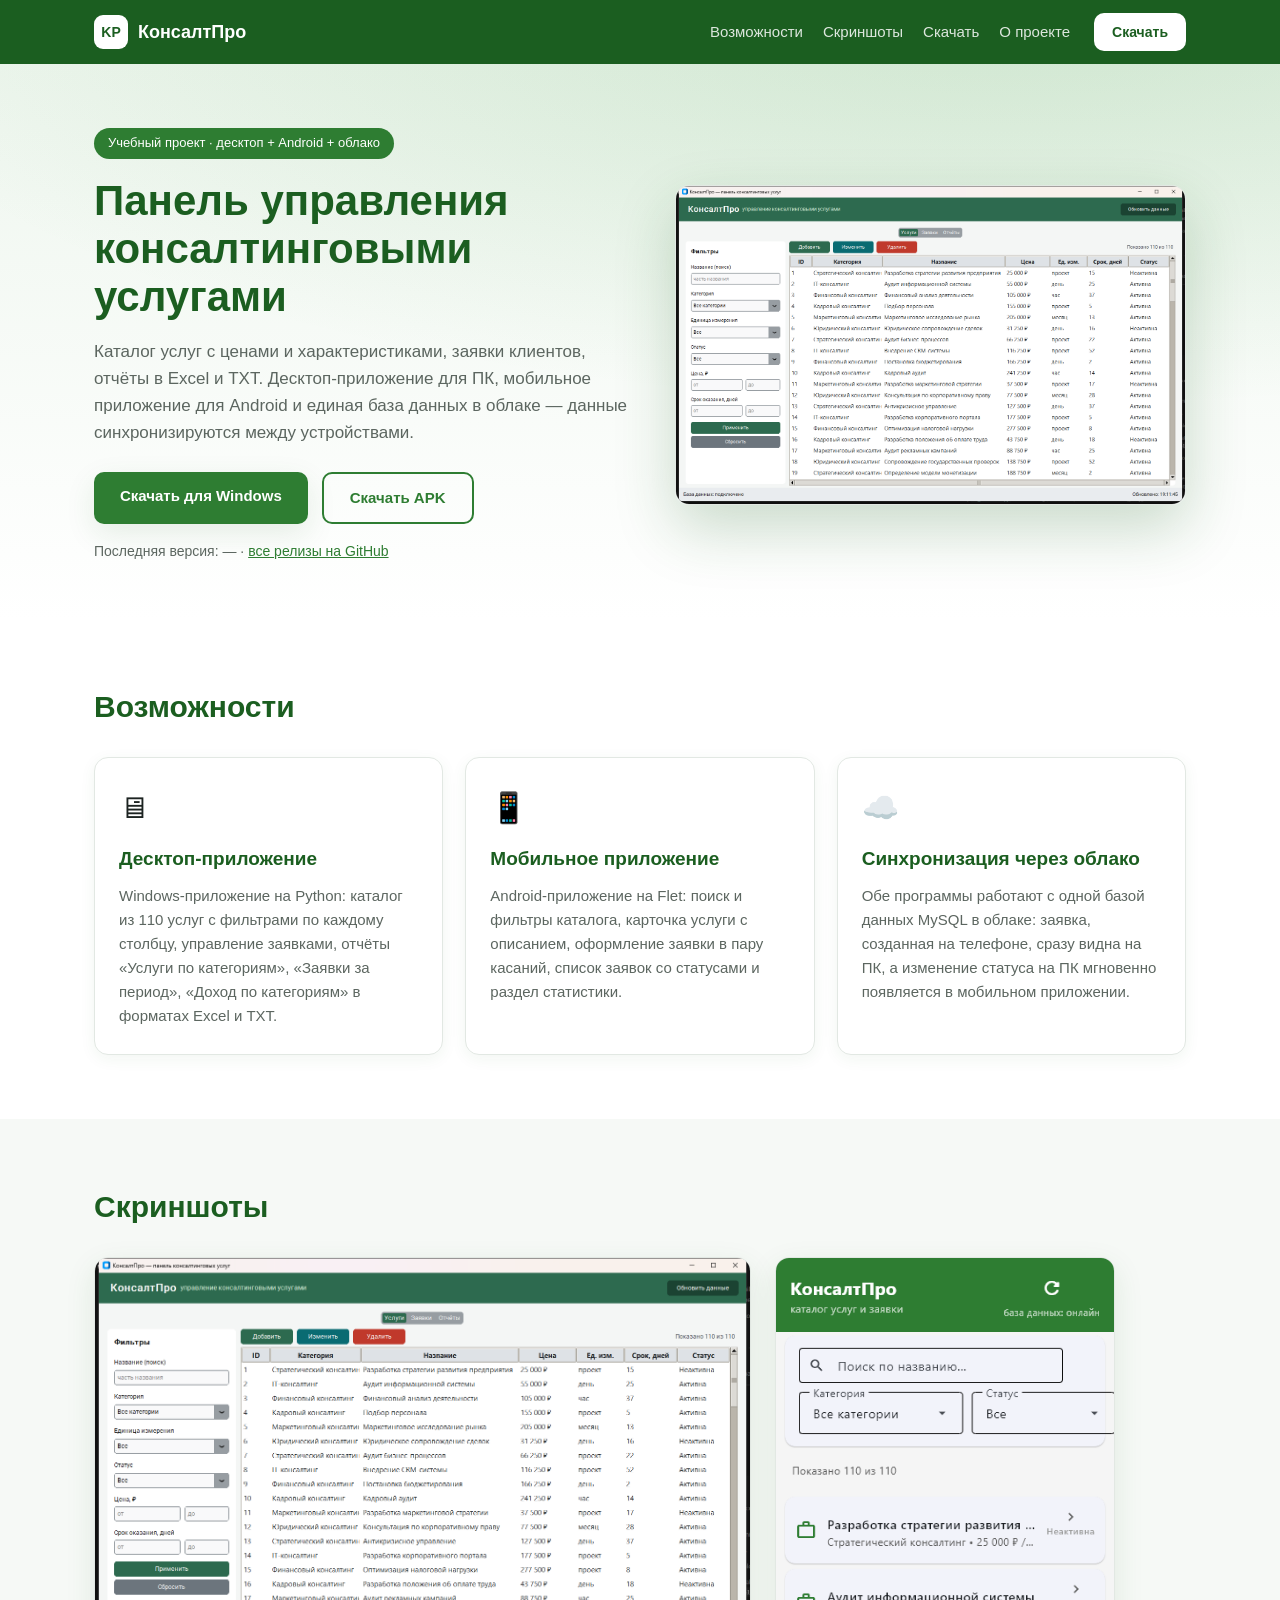
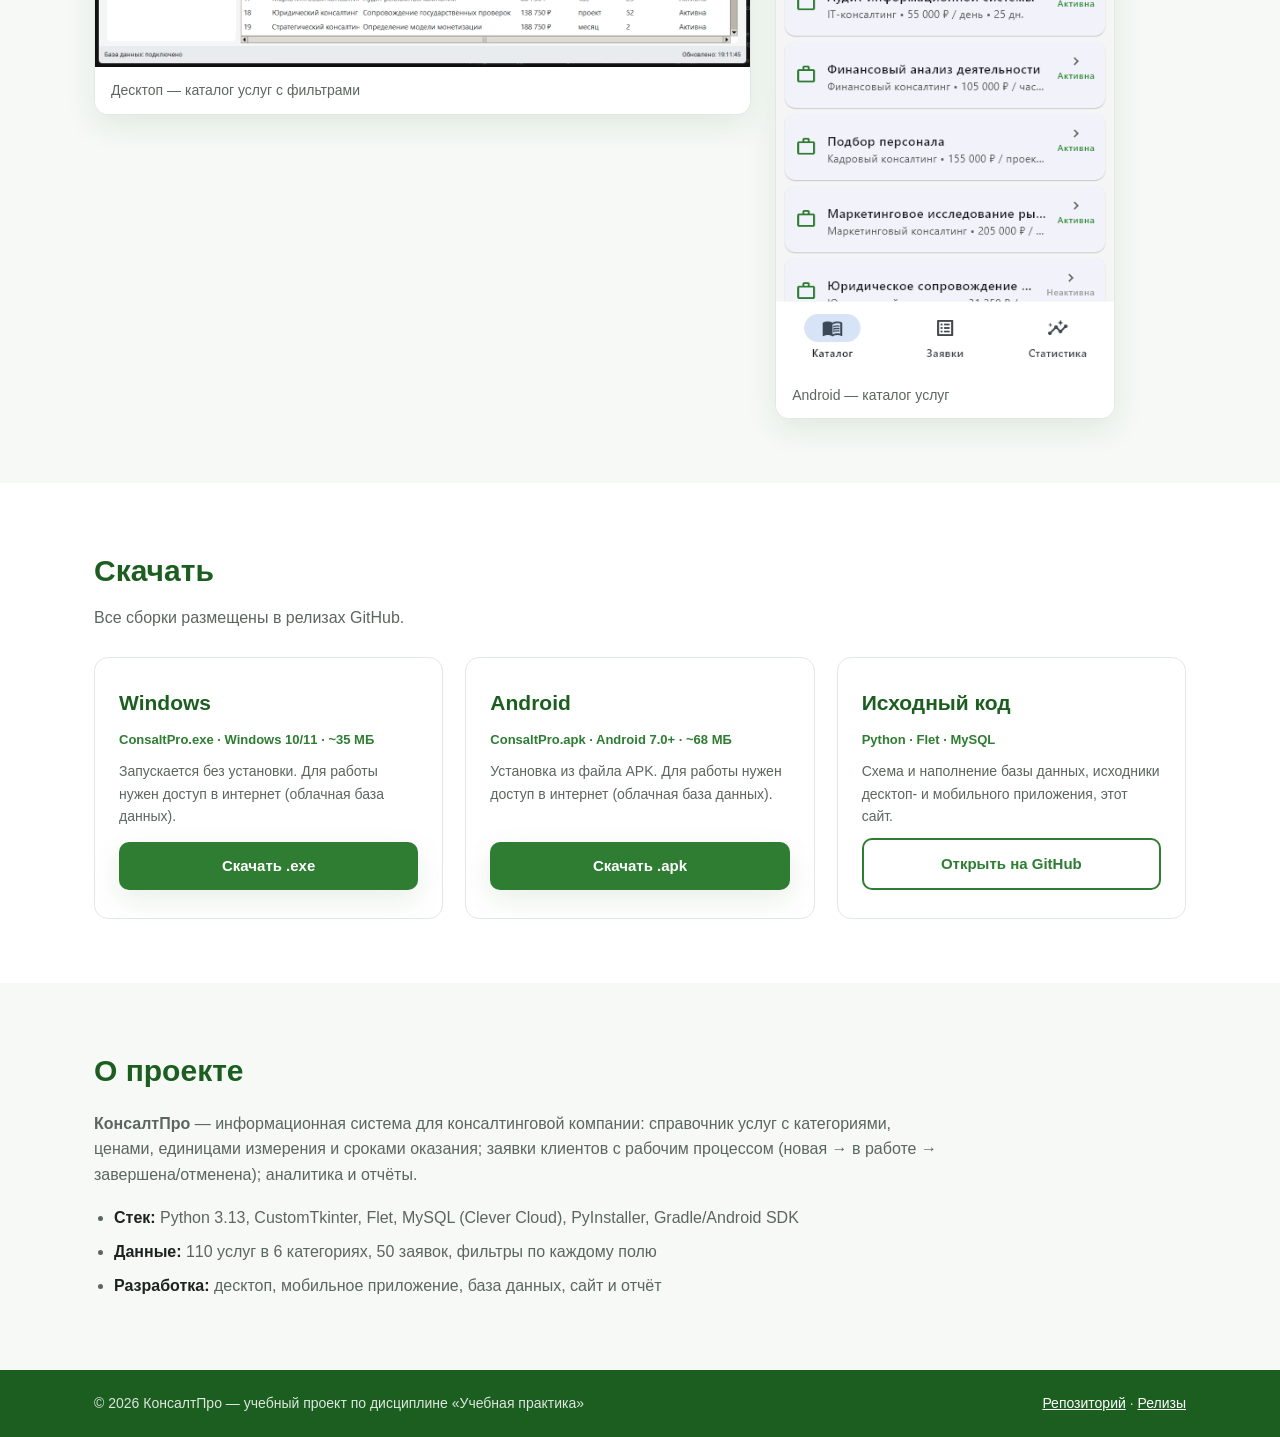
<file: index.html>
<!DOCTYPE html>
<html lang="ru">
<head>
  <meta charset="UTF-8">
  <meta name="viewport" content="width=device-width, initial-scale=1.0">
  <title>КонсалтПро — панель управления консалтинговыми услугами</title>
  <meta name="description" content="КонсалтПро — десктоп- и мобильное приложение для управления каталогом консалтинговых услуг и заявками с общей облачной базой данных.">
  <link rel="stylesheet" href="assets/style.css">
  <link rel="icon" href="data:image/svg+xml,<svg xmlns='http://www.w3.org/2000/svg' viewBox='0 0 100 100'><rect width='100' height='100' rx='20' fill='%231b5e20'/><text x='50' y='68' font-size='52' text-anchor='middle' fill='white' font-family='Arial'>KP</text></svg>">
</head>
<body>

  <header class="header">
    <div class="container header__inner">
      <a class="logo" href="#top">
        <span class="logo__mark">KP</span>
        <span class="logo__text">КонсалтПро</span>
      </a>
      <nav class="nav">
        <a href="#features">Возможности</a>
        <a href="#screens">Скриншоты</a>
        <a href="#download">Скачать</a>
        <a href="#about">О проекте</a>
      </nav>
      <a class="btn btn--small" href="#download">Скачать</a>
    </div>
  </header>

  <main id="top">
    <section class="hero">
      <div class="container hero__inner">
        <div class="hero__text">
          <p class="hero__badge">Учебный проект · десктоп + Android + облако</p>
          <h1>Панель управления<br>консалтинговыми услугами</h1>
          <p class="hero__lead">
            Каталог услуг с ценами и характеристиками, заявки клиентов,
            отчёты в Excel и TXT. Десктоп-приложение для ПК, мобильное
            приложение для Android и единая база данных в облаке —
            данные синхронизируются между устройствами.
          </p>
          <div class="hero__actions">
            <a class="btn btn--primary" id="hero-win" href="#download">
              Скачать для Windows
            </a>
            <a class="btn btn--ghost" id="hero-apk" href="#download">
              Скачать APK
            </a>
          </div>
          <p class="hero__note">
            Последняя версия: <span id="release-tag">—</span> ·
            <a id="releases-link" href="#" target="_blank" rel="noopener">все релизы на GitHub</a>
          </p>
        </div>
        <div class="hero__art">
          <img src="assets/desktop.png" alt="Десктоп-приложение КонсалтПро" class="hero__shot">
        </div>
      </div>
    </section>

    <section class="section" id="features">
      <div class="container">
        <h2>Возможности</h2>
        <div class="cards">
          <article class="card">
            <div class="card__icon">🖥</div>
            <h3>Десктоп-приложение</h3>
            <p>
              Windows-приложение на Python: каталог из 110 услуг с фильтрами
              по каждому столбцу, управление заявками, отчёты
              «Услуги по категориям», «Заявки за период», «Доход по категориям»
              в форматах Excel и TXT.
            </p>
          </article>
          <article class="card">
            <div class="card__icon">📱</div>
            <h3>Мобильное приложение</h3>
            <p>
              Android-приложение на Flet: поиск и фильтры каталога,
              карточка услуги с описанием, оформление заявки в пару касаний,
              список заявок со статусами и раздел статистики.
            </p>
          </article>
          <article class="card">
            <div class="card__icon">☁️</div>
            <h3>Синхронизация через облако</h3>
            <p>
              Обе программы работают с одной базой данных MySQL в облаке:
              заявка, созданная на телефоне, сразу видна на ПК, а изменение
              статуса на ПК мгновенно появляется в мобильном приложении.
            </p>
          </article>
        </div>
      </div>
    </section>

    <section class="section section--alt" id="screens">
      <div class="container">
        <h2>Скриншоты</h2>
        <div class="shots">
          <figure class="shot">
            <img src="assets/desktop.png" alt="Десктоп: каталог услуг">
            <figcaption>Десктоп — каталог услуг с фильтрами</figcaption>
          </figure>
          <figure class="shot shot--phone">
            <img src="assets/mobile.png" alt="Мобильное: каталог услуг">
            <figcaption>Android — каталог услуг</figcaption>
          </figure>
        </div>
      </div>
    </section>

    <section class="section" id="download">
      <div class="container">
        <h2>Скачать</h2>
        <p class="section__lead">
          Все сборки размещены в релизах GitHub.
        </p>
        <div class="download">
          <div class="download__item">
            <h3>Windows</h3>
            <p class="download__meta">ConsaltPro.exe · Windows 10/11 · ~35 МБ</p>
            <p class="download__desc">
              Запускается без установки. Для работы нужен доступ в интернет
              (облачная база данных).
            </p>
            <a class="btn btn--primary" id="dl-win" href="#" download>
              Скачать .exe
            </a>
          </div>
          <div class="download__item">
            <h3>Android</h3>
            <p class="download__meta">ConsaltPro.apk · Android 7.0+ · ~68 МБ</p>
            <p class="download__desc">
              Установка из файла APK. Для работы нужен доступ в интернет
              (облачная база данных).
            </p>
            <a class="btn btn--primary" id="dl-apk" href="#" download>
              Скачать .apk
            </a>
          </div>
          <div class="download__item">
            <h3>Исходный код</h3>
            <p class="download__meta">Python · Flet · MySQL</p>
            <p class="download__desc">
              Схема и наполнение базы данных, исходники десктоп- и
              мобильного приложения, этот сайт.
            </p>
            <a class="btn btn--ghost" id="dl-src" href="#" target="_blank" rel="noopener">
              Открыть на GitHub
            </a>
          </div>
        </div>
      </div>
    </section>

    <section class="section section--alt" id="about">
      <div class="container">
        <h2>О проекте</h2>
        <div class="about">
          <p>
            <strong>КонсалтПро</strong> — информационная система для
            консалтинговой компании: справочник услуг с категориями, ценами,
            единицами измерения и сроками оказания; заявки клиентов
            с рабочим процессом (новая → в работе → завершена/отменена);
            аналитика и отчёты.
          </p>
          <ul class="about__list">
            <li><strong>Стек:</strong> Python 3.13, CustomTkinter, Flet, MySQL (Clever Cloud), PyInstaller, Gradle/Android SDK</li>
            <li><strong>Данные:</strong> 110 услуг в 6 категориях, 50 заявок, фильтры по каждому полю</li>
            <li><strong>Разработка:</strong> десктоп, мобильное приложение, база данных, сайт и отчёт</li>
          </ul>
        </div>
      </div>
    </section>
  </main>

  <footer class="footer">
    <div class="container footer__inner">
      <p>© <span id="year">2026</span> КонсалтПро — учебный проект по дисциплине «Учебная практика»</p>
      <p class="footer__links">
        <a id="foot-repo" href="#" target="_blank" rel="noopener">Репозиторий</a>
        ·
        <a id="foot-releases" href="#" target="_blank" rel="noopener">Релизы</a>
      </p>
    </div>
  </footer>

  <script src="assets/app.js"></script>
</body>
</html>
</file>
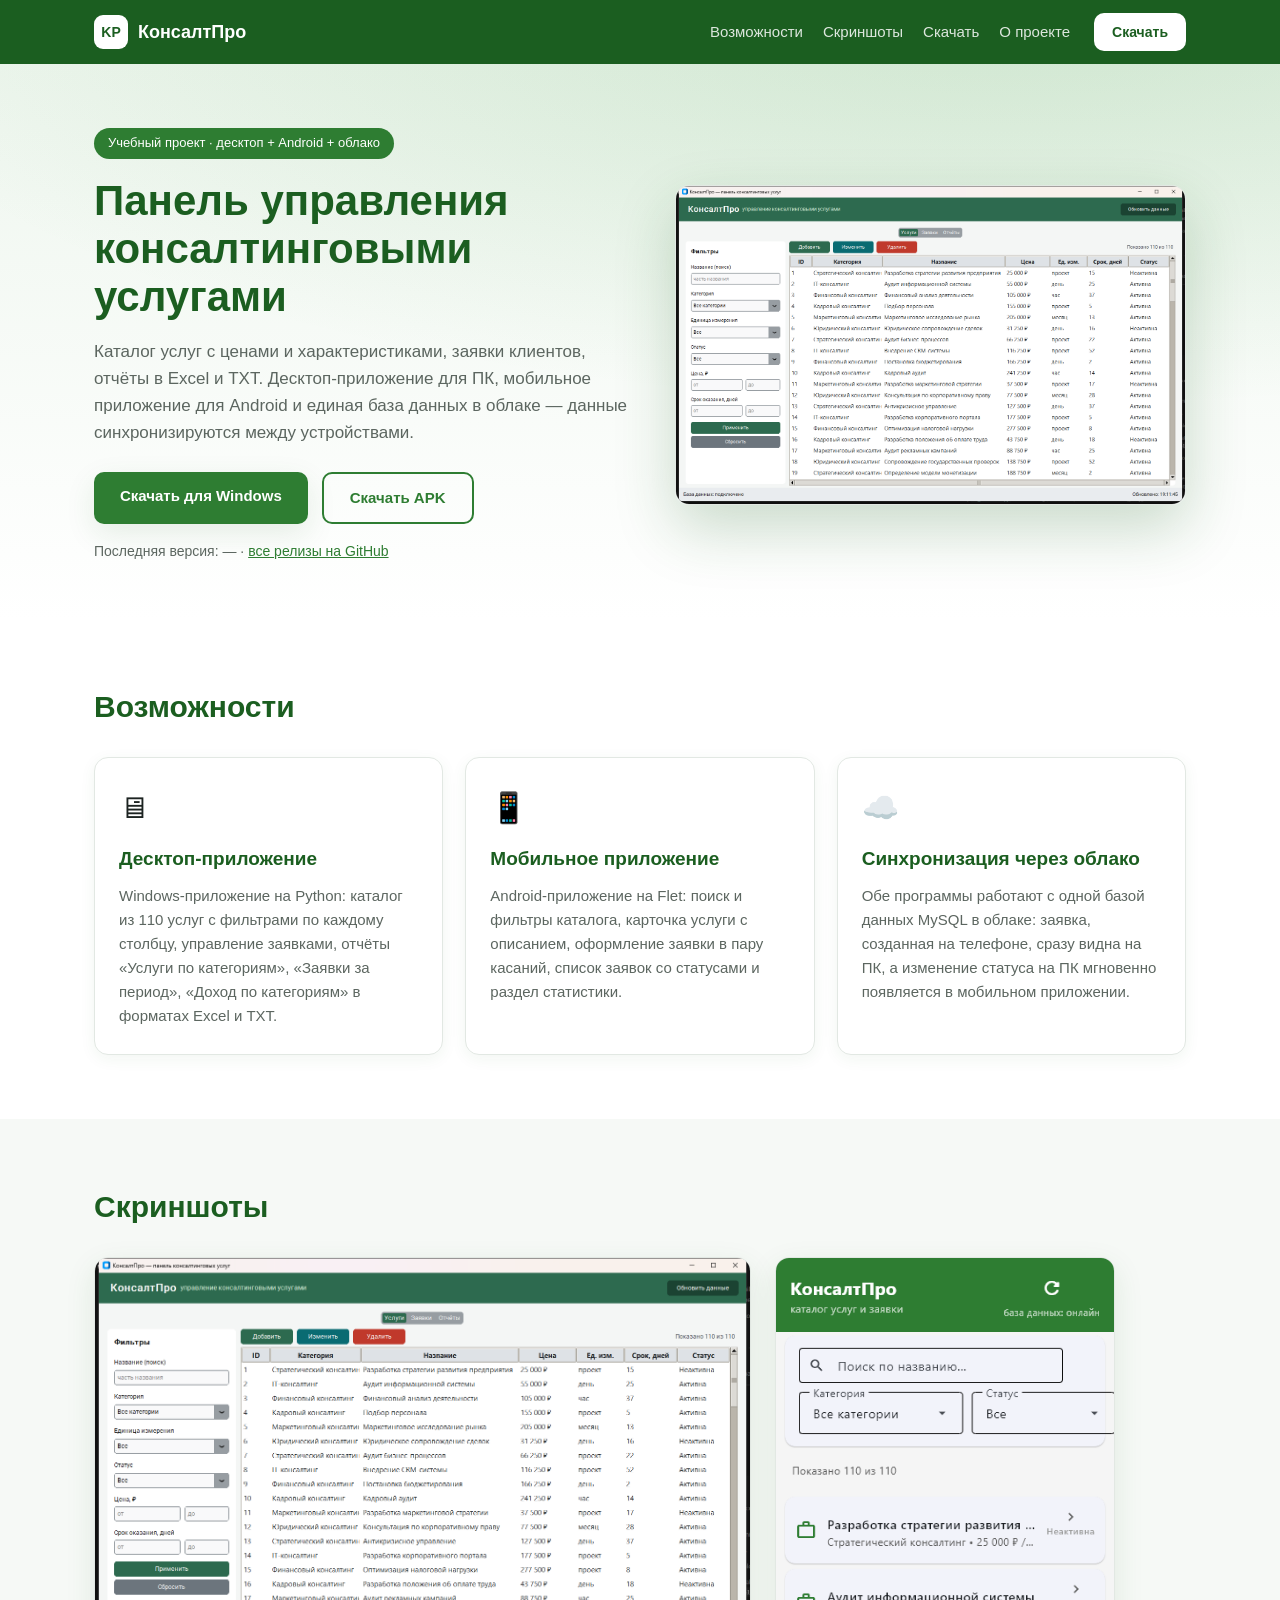
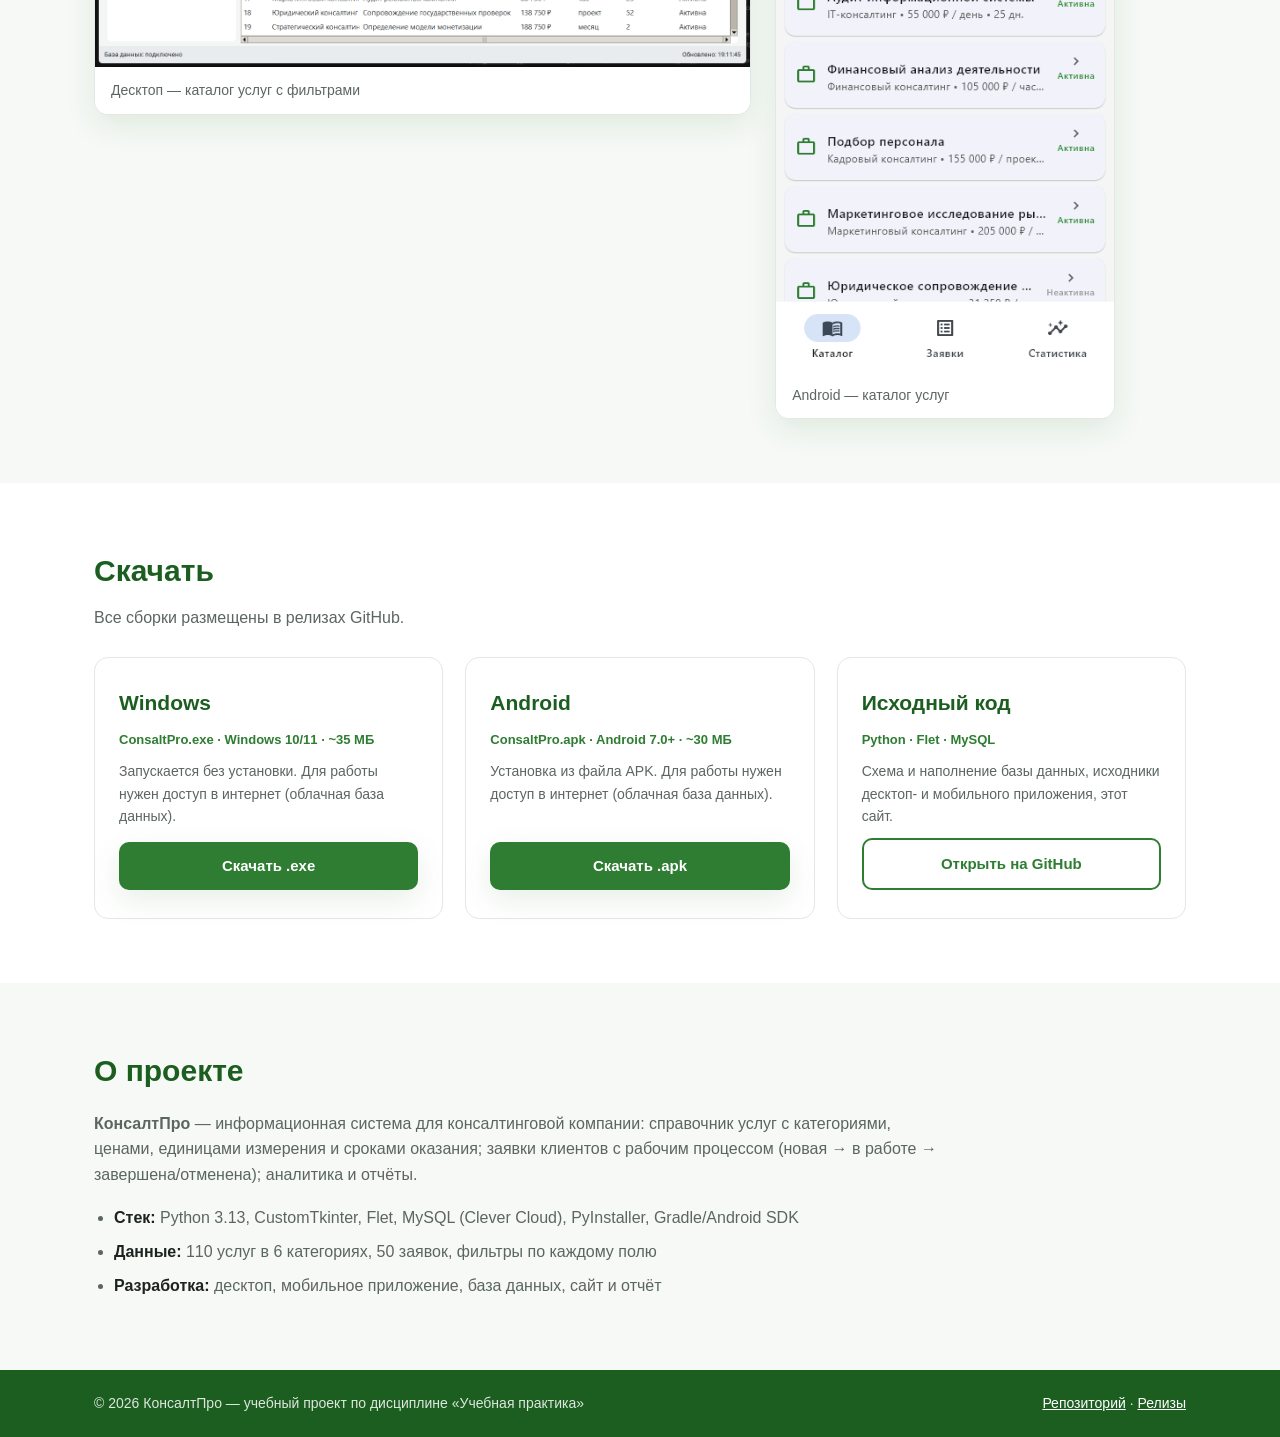
<file: site/index.html>
<!DOCTYPE html>
<html lang="ru">
<head>
  <meta charset="UTF-8">
  <meta name="viewport" content="width=device-width, initial-scale=1.0">
  <title>КонсалтПро — панель управления консалтинговыми услугами</title>
  <meta name="description" content="КонсалтПро — десктоп- и мобильное приложение для управления каталогом консалтинговых услуг и заявками с общей облачной базой данных.">
  <link rel="stylesheet" href="assets/style.css">
  <link rel="icon" href="data:image/svg+xml,<svg xmlns='http://www.w3.org/2000/svg' viewBox='0 0 100 100'><rect width='100' height='100' rx='20' fill='%231b5e20'/><text x='50' y='68' font-size='52' text-anchor='middle' fill='white' font-family='Arial'>KP</text></svg>">
</head>
<body>

  <header class="header">
    <div class="container header__inner">
      <a class="logo" href="#top">
        <span class="logo__mark">KP</span>
        <span class="logo__text">КонсалтПро</span>
      </a>
      <nav class="nav">
        <a href="#features">Возможности</a>
        <a href="#screens">Скриншоты</a>
        <a href="#download">Скачать</a>
        <a href="#about">О проекте</a>
      </nav>
      <a class="btn btn--small" href="#download">Скачать</a>
    </div>
  </header>

  <main id="top">
    <section class="hero">
      <div class="container hero__inner">
        <div class="hero__text">
          <p class="hero__badge">Учебный проект · десктоп + Android + облако</p>
          <h1>Панель управления<br>консалтинговыми услугами</h1>
          <p class="hero__lead">
            Каталог услуг с ценами и характеристиками, заявки клиентов,
            отчёты в Excel и TXT. Десктоп-приложение для ПК, мобильное
            приложение для Android и единая база данных в облаке —
            данные синхронизируются между устройствами.
          </p>
          <div class="hero__actions">
            <a class="btn btn--primary" id="hero-win" href="#download">
              Скачать для Windows
            </a>
            <a class="btn btn--ghost" id="hero-apk" href="#download">
              Скачать APK
            </a>
          </div>
          <p class="hero__note">
            Последняя версия: <span id="release-tag">—</span> ·
            <a id="releases-link" href="#" target="_blank" rel="noopener">все релизы на GitHub</a>
          </p>
        </div>
        <div class="hero__art">
          <img src="assets/desktop.png" alt="Десктоп-приложение КонсалтПро" class="hero__shot">
        </div>
      </div>
    </section>

    <section class="section" id="features">
      <div class="container">
        <h2>Возможности</h2>
        <div class="cards">
          <article class="card">
            <div class="card__icon">🖥</div>
            <h3>Десктоп-приложение</h3>
            <p>
              Windows-приложение на Python: каталог из 110 услуг с фильтрами
              по каждому столбцу, управление заявками, отчёты
              «Услуги по категориям», «Заявки за период», «Доход по категориям»
              в форматах Excel и TXT.
            </p>
          </article>
          <article class="card">
            <div class="card__icon">📱</div>
            <h3>Мобильное приложение</h3>
            <p>
              Android-приложение на Flet: поиск и фильтры каталога,
              карточка услуги с описанием, оформление заявки в пару касаний,
              список заявок со статусами и раздел статистики.
            </p>
          </article>
          <article class="card">
            <div class="card__icon">☁️</div>
            <h3>Синхронизация через облако</h3>
            <p>
              Обе программы работают с одной базой данных MySQL в облаке:
              заявка, созданная на телефоне, сразу видна на ПК, а изменение
              статуса на ПК мгновенно появляется в мобильном приложении.
            </p>
          </article>
        </div>
      </div>
    </section>

    <section class="section section--alt" id="screens">
      <div class="container">
        <h2>Скриншоты</h2>
        <div class="shots">
          <figure class="shot">
            <img src="assets/desktop.png" alt="Десктоп: каталог услуг">
            <figcaption>Десктоп — каталог услуг с фильтрами</figcaption>
          </figure>
          <figure class="shot shot--phone">
            <img src="assets/mobile.png" alt="Мобильное: каталог услуг">
            <figcaption>Android — каталог услуг</figcaption>
          </figure>
        </div>
      </div>
    </section>

    <section class="section" id="download">
      <div class="container">
        <h2>Скачать</h2>
        <p class="section__lead">
          Все сборки размещены в релизах GitHub.
        </p>
        <div class="download">
          <div class="download__item">
            <h3>Windows</h3>
            <p class="download__meta">ConsaltPro.exe · Windows 10/11 · ~35 МБ</p>
            <p class="download__desc">
              Запускается без установки. Для работы нужен доступ в интернет
              (облачная база данных).
            </p>
            <a class="btn btn--primary" id="dl-win" href="#" download>
              Скачать .exe
            </a>
          </div>
          <div class="download__item">
            <h3>Android</h3>
            <p class="download__meta">ConsaltPro.apk · Android 7.0+ · ~30 МБ</p>
            <p class="download__desc">
              Установка из файла APK. Для работы нужен доступ в интернет
              (облачная база данных).
            </p>
            <a class="btn btn--primary" id="dl-apk" href="#" download>
              Скачать .apk
            </a>
          </div>
          <div class="download__item">
            <h3>Исходный код</h3>
            <p class="download__meta">Python · Flet · MySQL</p>
            <p class="download__desc">
              Схема и наполнение базы данных, исходники десктоп- и
              мобильного приложения, этот сайт.
            </p>
            <a class="btn btn--ghost" id="dl-src" href="#" target="_blank" rel="noopener">
              Открыть на GitHub
            </a>
          </div>
        </div>
      </div>
    </section>

    <section class="section section--alt" id="about">
      <div class="container">
        <h2>О проекте</h2>
        <div class="about">
          <p>
            <strong>КонсалтПро</strong> — информационная система для
            консалтинговой компании: справочник услуг с категориями, ценами,
            единицами измерения и сроками оказания; заявки клиентов
            с рабочим процессом (новая → в работе → завершена/отменена);
            аналитика и отчёты.
          </p>
          <ul class="about__list">
            <li><strong>Стек:</strong> Python 3.13, CustomTkinter, Flet, MySQL (Clever Cloud), PyInstaller, Gradle/Android SDK</li>
            <li><strong>Данные:</strong> 110 услуг в 6 категориях, 50 заявок, фильтры по каждому полю</li>
            <li><strong>Разработка:</strong> десктоп, мобильное приложение, база данных, сайт и отчёт</li>
          </ul>
        </div>
      </div>
    </section>
  </main>

  <footer class="footer">
    <div class="container footer__inner">
      <p>© <span id="year">2026</span> КонсалтПро — учебный проект по дисциплине «Учебная практика»</p>
      <p class="footer__links">
        <a id="foot-repo" href="#" target="_blank" rel="noopener">Репозиторий</a>
        ·
        <a id="foot-releases" href="#" target="_blank" rel="noopener">Релизы</a>
      </p>
    </div>
  </footer>

  <script src="assets/app.js"></script>
</body>
</html>
</file>
<file: assets/style.css>
:root {
  --green-900: #1b5e20;
  --green-700: #2e7d32;
  --green-500: #43a047;
  --green-50: #eef6ee;
  --ink: #1c2321;
  --muted: #5c6660;
  --line: #e2e8e3;
  --bg: #ffffff;
  --bg-alt: #f6f9f6;
  --radius: 14px;
  --shadow: 0 10px 30px rgba(27, 94, 32, 0.10);
}

* {
  box-sizing: border-box;
  margin: 0;
  padding: 0;
}

html {
  scroll-behavior: smooth;
}

body {
  font-family: "Segoe UI", Roboto, Arial, sans-serif;
  color: var(--ink);
  background: var(--bg);
  line-height: 1.6;
}

img {
  max-width: 100%;
  display: block;
}

.container {
  max-width: 1140px;
  margin: 0 auto;
  padding: 0 24px;
}

/* ---------- шапка ---------- */

.header {
  position: sticky;
  top: 0;
  z-index: 50;
  background: var(--green-900);
  color: #fff;
}

.header__inner {
  display: flex;
  align-items: center;
  gap: 24px;
  min-height: 64px;
}

.logo {
  display: flex;
  align-items: center;
  gap: 10px;
  color: #fff;
  text-decoration: none;
  font-weight: 700;
}

.logo__mark {
  display: inline-flex;
  align-items: center;
  justify-content: center;
  width: 34px;
  height: 34px;
  border-radius: 9px;
  background: #fff;
  color: var(--green-900);
  font-size: 14px;
}

.logo__text {
  font-size: 18px;
}

.nav {
  display: flex;
  gap: 20px;
  margin-left: auto;
}

.nav a {
  color: rgba(255, 255, 255, 0.85);
  text-decoration: none;
  font-size: 15px;
}

.nav a:hover {
  color: #fff;
}

/* ---------- кнопки ---------- */

.btn {
  display: inline-block;
  padding: 12px 26px;
  border-radius: 10px;
  font-size: 15px;
  font-weight: 600;
  text-decoration: none;
  text-align: center;
  transition: transform 0.12s ease, box-shadow 0.12s ease, background 0.12s ease;
}

.btn:hover {
  transform: translateY(-1px);
}

.btn--primary {
  background: var(--green-700);
  color: #fff;
  box-shadow: var(--shadow);
}

.btn--primary:hover {
  background: var(--green-900);
}

.btn--ghost {
  background: transparent;
  color: var(--green-700);
  border: 2px solid var(--green-700);
}

.btn--ghost:hover {
  background: var(--green-50);
}

.btn--small {
  background: #fff;
  color: var(--green-900);
  padding: 8px 18px;
  font-size: 14px;
}

/* ---------- первая секция ---------- */

.hero {
  background:
    radial-gradient(1200px 400px at 80% -10%, rgba(67, 160, 71, 0.18), transparent),
    linear-gradient(180deg, var(--green-50), #fff);
  padding: 64px 0 56px;
}

.hero__inner {
  display: grid;
  grid-template-columns: 1.05fr 1fr;
  gap: 44px;
  align-items: center;
}

.hero__badge {
  display: inline-block;
  background: var(--green-700);
  color: #fff;
  border-radius: 999px;
  padding: 5px 14px;
  font-size: 13px;
  margin-bottom: 18px;
}

.hero h1 {
  font-size: 42px;
  line-height: 1.15;
  color: var(--green-900);
  margin-bottom: 16px;
}

.hero__lead {
  font-size: 17px;
  color: var(--muted);
  margin-bottom: 26px;
}

.hero__actions {
  display: flex;
  gap: 14px;
  flex-wrap: wrap;
}

.hero__note {
  margin-top: 16px;
  font-size: 14px;
  color: var(--muted);
}

.hero__note a {
  color: var(--green-700);
}

.hero__shot {
  border-radius: var(--radius);
  box-shadow: 0 24px 60px rgba(27, 94, 32, 0.22);
  border: 1px solid var(--line);
}

/* ---------- секции ---------- */

.section {
  padding: 64px 0;
}

.section--alt {
  background: var(--bg-alt);
}

.section h2 {
  font-size: 30px;
  color: var(--green-900);
  margin-bottom: 10px;
}

.section__lead {
  color: var(--muted);
  margin-bottom: 26px;
}

/* ---------- карточки ---------- */

.cards {
  display: grid;
  grid-template-columns: repeat(3, 1fr);
  gap: 22px;
  margin-top: 26px;
}

.card {
  background: #fff;
  border: 1px solid var(--line);
  border-radius: var(--radius);
  padding: 26px 24px;
  box-shadow: 0 4px 16px rgba(27, 94, 32, 0.06);
}

.card__icon {
  font-size: 30px;
  margin-bottom: 12px;
}

.card h3 {
  font-size: 19px;
  color: var(--green-900);
  margin-bottom: 10px;
}

.card p {
  font-size: 15px;
  color: var(--muted);
}

/* ---------- скриншоты ---------- */

.shots {
  display: grid;
  grid-template-columns: 1.6fr 1fr;
  gap: 24px;
  margin-top: 26px;
  align-items: start;
}

.shot {
  background: #fff;
  border: 1px solid var(--line);
  border-radius: var(--radius);
  overflow: hidden;
  box-shadow: var(--shadow);
}

.shot img {
  width: 100%;
}

.shot--phone {
  max-width: 340px;
}

.shot figcaption {
  padding: 12px 16px;
  font-size: 14px;
  color: var(--muted);
  background: #fff;
}

/* ---------- скачивание ---------- */

.download {
  display: grid;
  grid-template-columns: repeat(3, 1fr);
  gap: 22px;
  margin-top: 8px;
}

.download__item {
  background: #fff;
  border: 1px solid var(--line);
  border-radius: var(--radius);
  padding: 28px 24px;
  display: flex;
  flex-direction: column;
  gap: 10px;
}

.download__item h3 {
  font-size: 21px;
  color: var(--green-900);
}

.download__meta {
  font-size: 13px;
  color: var(--green-700);
  font-weight: 600;
}

.download__desc {
  font-size: 14px;
  color: var(--muted);
  flex-grow: 1;
}

/* ---------- о проекте ---------- */

.about {
  max-width: 860px;
  margin-top: 16px;
  font-size: 16px;
  color: var(--muted);
}

.about__list {
  margin-top: 18px;
  padding-left: 20px;
}

.about__list li {
  margin-bottom: 8px;
}

.about__list strong {
  color: var(--ink);
}

/* ---------- подвал ---------- */

.footer {
  background: var(--green-900);
  color: rgba(255, 255, 255, 0.85);
  padding: 22px 0;
  font-size: 14px;
}

.footer__inner {
  display: flex;
  justify-content: space-between;
  gap: 16px;
  flex-wrap: wrap;
}

.footer a {
  color: #fff;
}

/* ---------- адаптив ---------- */

@media (max-width: 960px) {
  .hero__inner,
  .cards,
  .download,
  .shots {
    grid-template-columns: 1fr;
  }

  .shot--phone {
    max-width: 300px;
  }

  .hero h1 {
    font-size: 32px;
  }

  .nav {
    display: none;
  }
}
</file>
<file: site/assets/style.css>
:root {
  --green-900: #1b5e20;
  --green-700: #2e7d32;
  --green-500: #43a047;
  --green-50: #eef6ee;
  --ink: #1c2321;
  --muted: #5c6660;
  --line: #e2e8e3;
  --bg: #ffffff;
  --bg-alt: #f6f9f6;
  --radius: 14px;
  --shadow: 0 10px 30px rgba(27, 94, 32, 0.10);
}

* {
  box-sizing: border-box;
  margin: 0;
  padding: 0;
}

html {
  scroll-behavior: smooth;
}

body {
  font-family: "Segoe UI", Roboto, Arial, sans-serif;
  color: var(--ink);
  background: var(--bg);
  line-height: 1.6;
}

img {
  max-width: 100%;
  display: block;
}

.container {
  max-width: 1140px;
  margin: 0 auto;
  padding: 0 24px;
}

/* ---------- шапка ---------- */

.header {
  position: sticky;
  top: 0;
  z-index: 50;
  background: var(--green-900);
  color: #fff;
}

.header__inner {
  display: flex;
  align-items: center;
  gap: 24px;
  min-height: 64px;
}

.logo {
  display: flex;
  align-items: center;
  gap: 10px;
  color: #fff;
  text-decoration: none;
  font-weight: 700;
}

.logo__mark {
  display: inline-flex;
  align-items: center;
  justify-content: center;
  width: 34px;
  height: 34px;
  border-radius: 9px;
  background: #fff;
  color: var(--green-900);
  font-size: 14px;
}

.logo__text {
  font-size: 18px;
}

.nav {
  display: flex;
  gap: 20px;
  margin-left: auto;
}

.nav a {
  color: rgba(255, 255, 255, 0.85);
  text-decoration: none;
  font-size: 15px;
}

.nav a:hover {
  color: #fff;
}

/* ---------- кнопки ---------- */

.btn {
  display: inline-block;
  padding: 12px 26px;
  border-radius: 10px;
  font-size: 15px;
  font-weight: 600;
  text-decoration: none;
  text-align: center;
  transition: transform 0.12s ease, box-shadow 0.12s ease, background 0.12s ease;
}

.btn:hover {
  transform: translateY(-1px);
}

.btn--primary {
  background: var(--green-700);
  color: #fff;
  box-shadow: var(--shadow);
}

.btn--primary:hover {
  background: var(--green-900);
}

.btn--ghost {
  background: transparent;
  color: var(--green-700);
  border: 2px solid var(--green-700);
}

.btn--ghost:hover {
  background: var(--green-50);
}

.btn--small {
  background: #fff;
  color: var(--green-900);
  padding: 8px 18px;
  font-size: 14px;
}

/* ---------- первая секция ---------- */

.hero {
  background:
    radial-gradient(1200px 400px at 80% -10%, rgba(67, 160, 71, 0.18), transparent),
    linear-gradient(180deg, var(--green-50), #fff);
  padding: 64px 0 56px;
}

.hero__inner {
  display: grid;
  grid-template-columns: 1.05fr 1fr;
  gap: 44px;
  align-items: center;
}

.hero__badge {
  display: inline-block;
  background: var(--green-700);
  color: #fff;
  border-radius: 999px;
  padding: 5px 14px;
  font-size: 13px;
  margin-bottom: 18px;
}

.hero h1 {
  font-size: 42px;
  line-height: 1.15;
  color: var(--green-900);
  margin-bottom: 16px;
}

.hero__lead {
  font-size: 17px;
  color: var(--muted);
  margin-bottom: 26px;
}

.hero__actions {
  display: flex;
  gap: 14px;
  flex-wrap: wrap;
}

.hero__note {
  margin-top: 16px;
  font-size: 14px;
  color: var(--muted);
}

.hero__note a {
  color: var(--green-700);
}

.hero__shot {
  border-radius: var(--radius);
  box-shadow: 0 24px 60px rgba(27, 94, 32, 0.22);
  border: 1px solid var(--line);
}

/* ---------- секции ---------- */

.section {
  padding: 64px 0;
}

.section--alt {
  background: var(--bg-alt);
}

.section h2 {
  font-size: 30px;
  color: var(--green-900);
  margin-bottom: 10px;
}

.section__lead {
  color: var(--muted);
  margin-bottom: 26px;
}

/* ---------- карточки ---------- */

.cards {
  display: grid;
  grid-template-columns: repeat(3, 1fr);
  gap: 22px;
  margin-top: 26px;
}

.card {
  background: #fff;
  border: 1px solid var(--line);
  border-radius: var(--radius);
  padding: 26px 24px;
  box-shadow: 0 4px 16px rgba(27, 94, 32, 0.06);
}

.card__icon {
  font-size: 30px;
  margin-bottom: 12px;
}

.card h3 {
  font-size: 19px;
  color: var(--green-900);
  margin-bottom: 10px;
}

.card p {
  font-size: 15px;
  color: var(--muted);
}

/* ---------- скриншоты ---------- */

.shots {
  display: grid;
  grid-template-columns: 1.6fr 1fr;
  gap: 24px;
  margin-top: 26px;
  align-items: start;
}

.shot {
  background: #fff;
  border: 1px solid var(--line);
  border-radius: var(--radius);
  overflow: hidden;
  box-shadow: var(--shadow);
}

.shot img {
  width: 100%;
}

.shot--phone {
  max-width: 340px;
}

.shot figcaption {
  padding: 12px 16px;
  font-size: 14px;
  color: var(--muted);
  background: #fff;
}

/* ---------- скачивание ---------- */

.download {
  display: grid;
  grid-template-columns: repeat(3, 1fr);
  gap: 22px;
  margin-top: 8px;
}

.download__item {
  background: #fff;
  border: 1px solid var(--line);
  border-radius: var(--radius);
  padding: 28px 24px;
  display: flex;
  flex-direction: column;
  gap: 10px;
}

.download__item h3 {
  font-size: 21px;
  color: var(--green-900);
}

.download__meta {
  font-size: 13px;
  color: var(--green-700);
  font-weight: 600;
}

.download__desc {
  font-size: 14px;
  color: var(--muted);
  flex-grow: 1;
}

/* ---------- о проекте ---------- */

.about {
  max-width: 860px;
  margin-top: 16px;
  font-size: 16px;
  color: var(--muted);
}

.about__list {
  margin-top: 18px;
  padding-left: 20px;
}

.about__list li {
  margin-bottom: 8px;
}

.about__list strong {
  color: var(--ink);
}

/* ---------- подвал ---------- */

.footer {
  background: var(--green-900);
  color: rgba(255, 255, 255, 0.85);
  padding: 22px 0;
  font-size: 14px;
}

.footer__inner {
  display: flex;
  justify-content: space-between;
  gap: 16px;
  flex-wrap: wrap;
}

.footer a {
  color: #fff;
}

/* ---------- адаптив ---------- */

@media (max-width: 960px) {
  .hero__inner,
  .cards,
  .download,
  .shots {
    grid-template-columns: 1fr;
  }

  .shot--phone {
    max-width: 300px;
  }

  .hero h1 {
    font-size: 32px;
  }

  .nav {
    display: none;
  }
}
</file>
